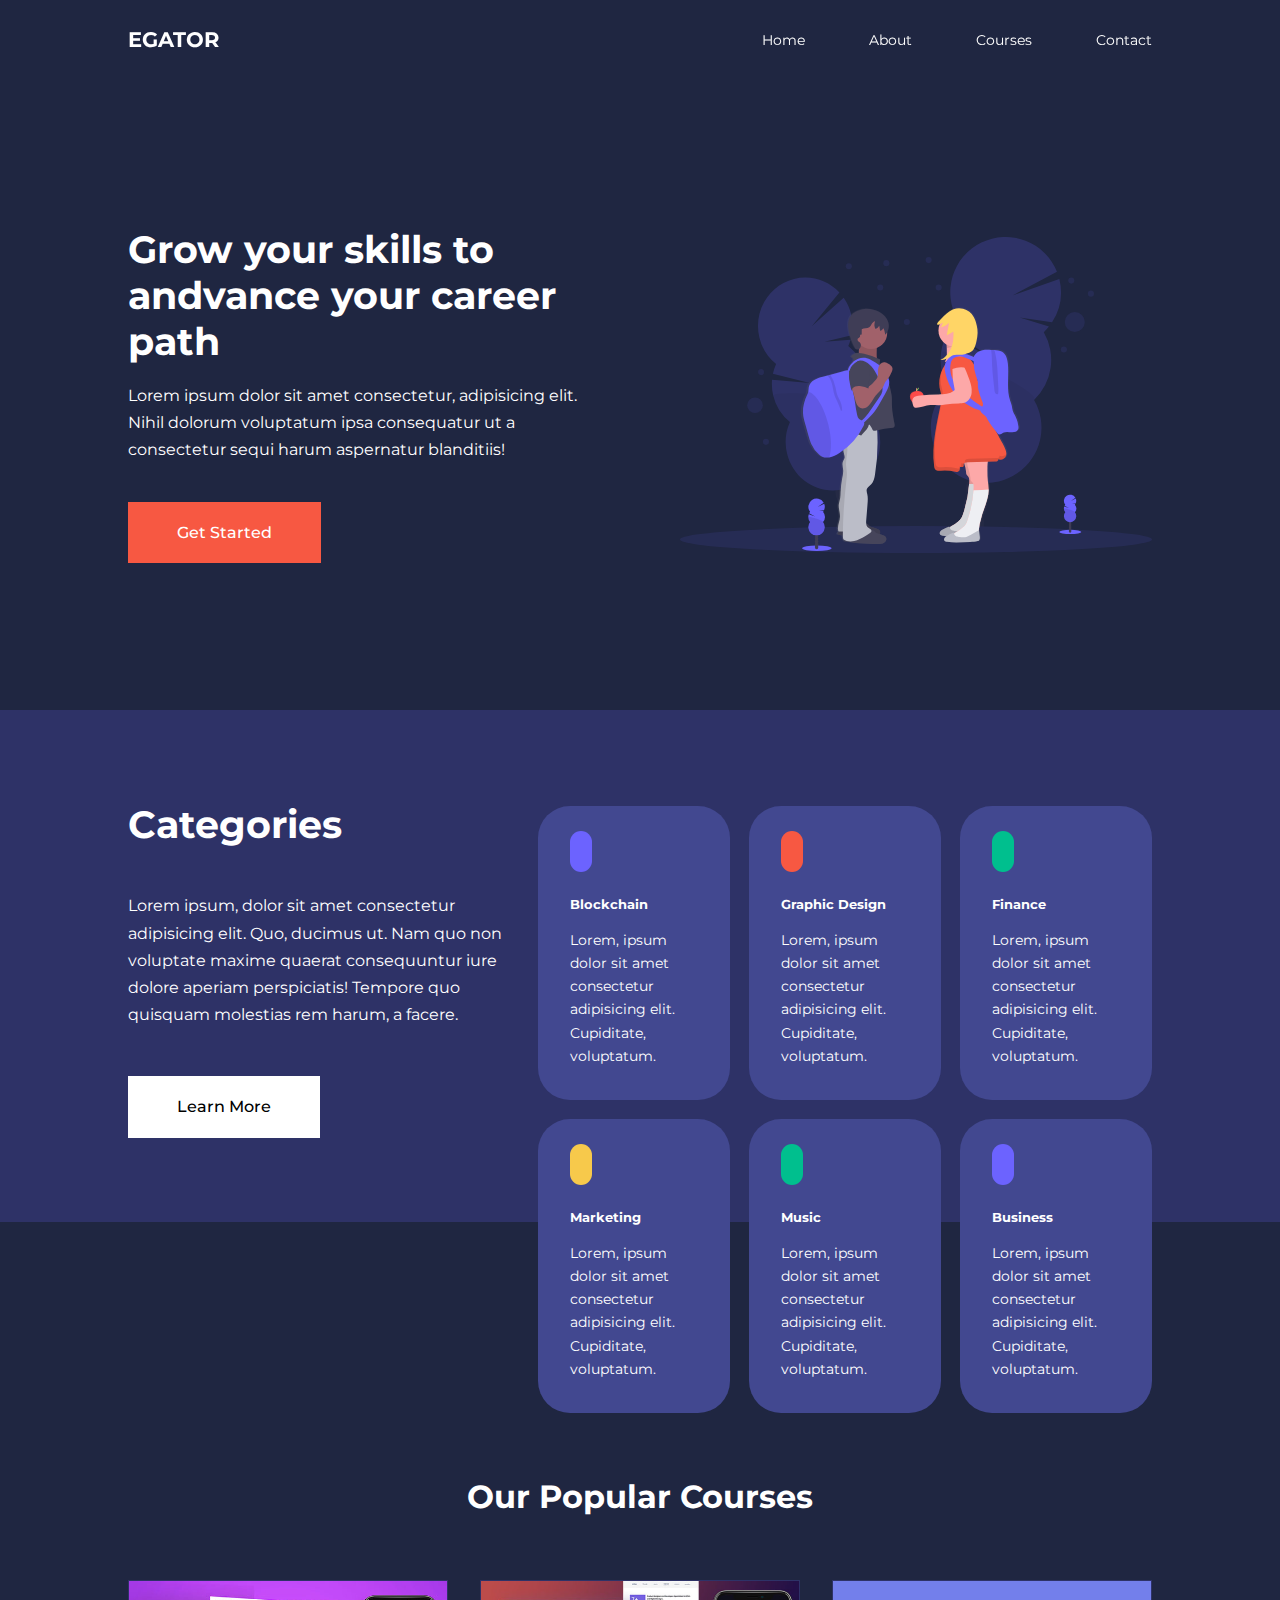
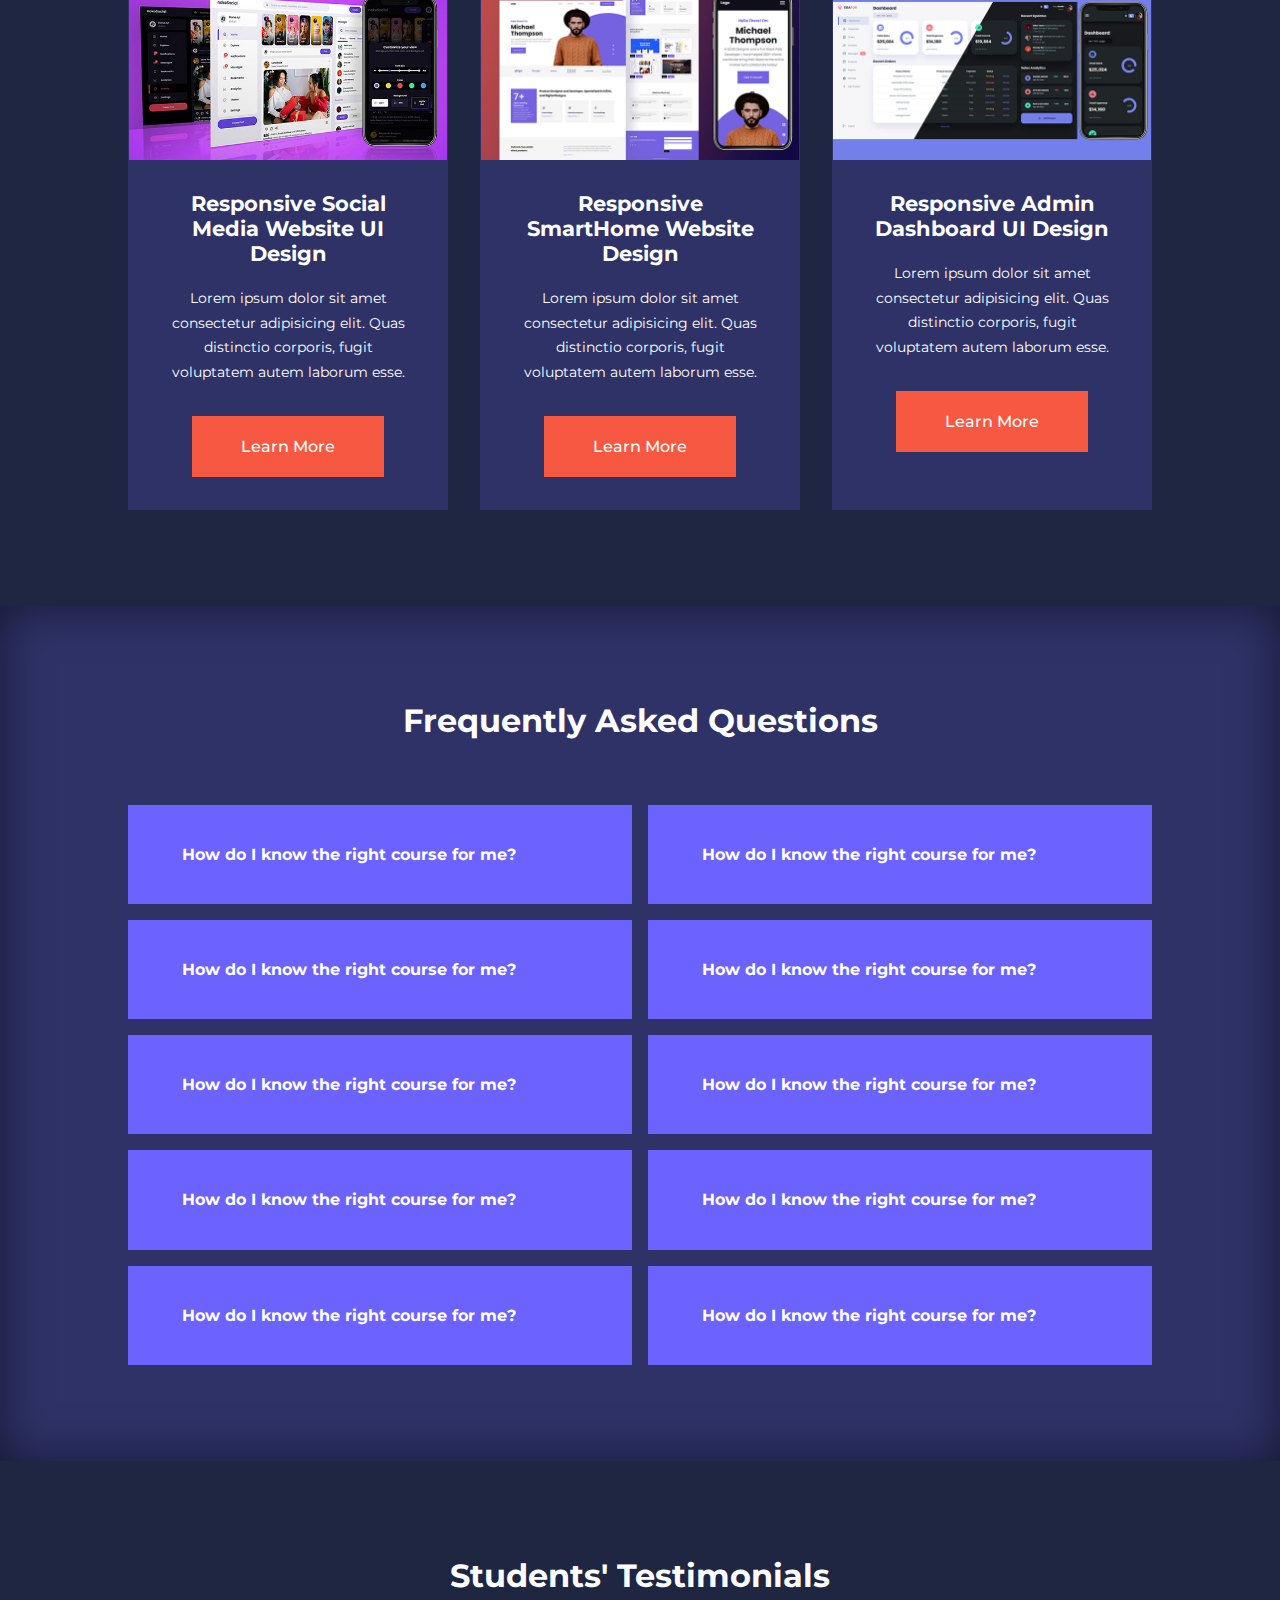
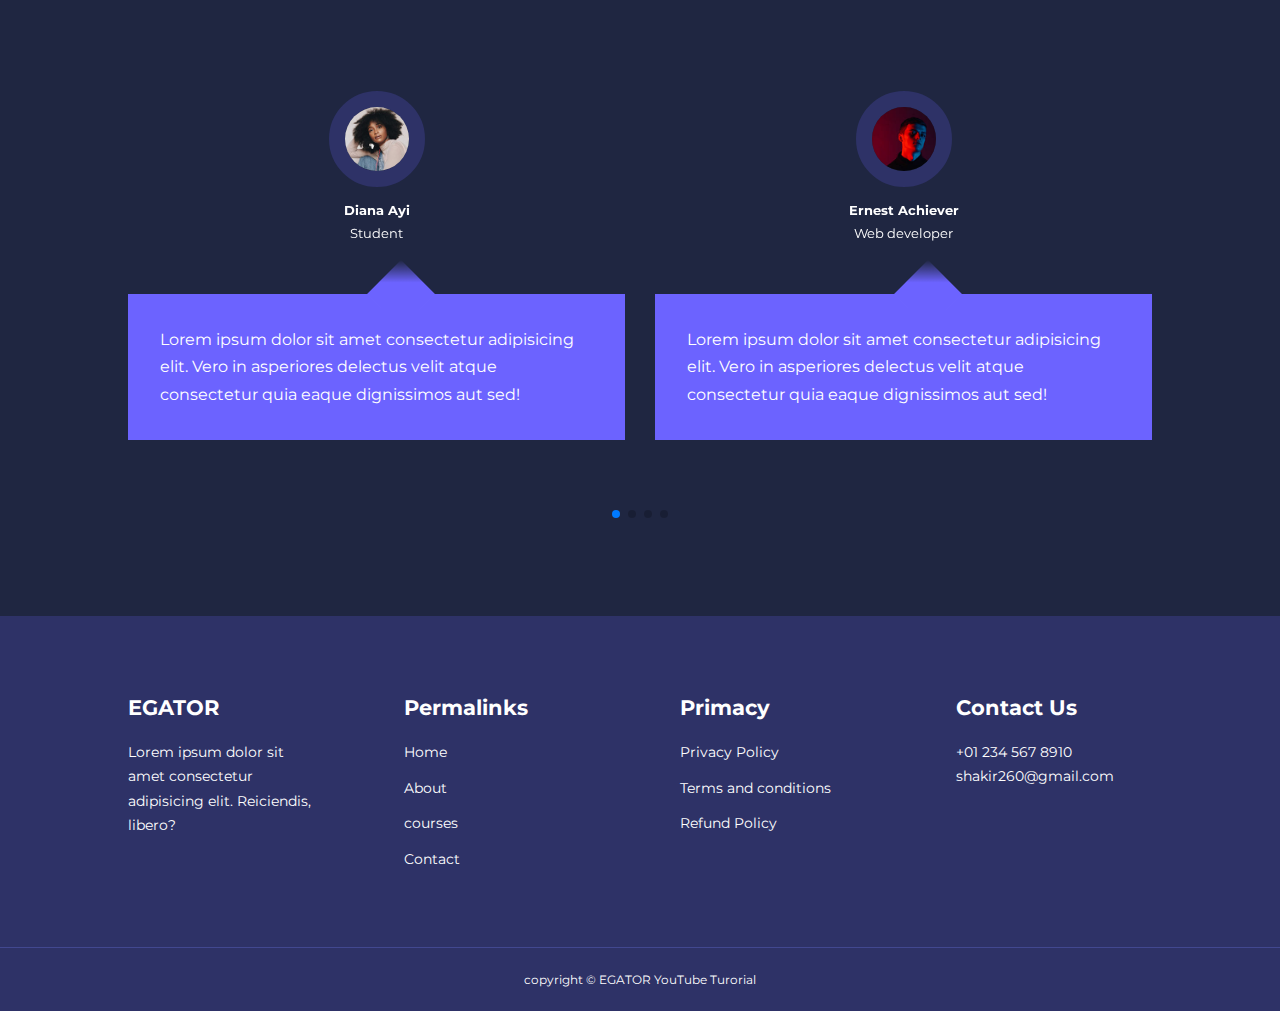
<file: index.html>
<!DOCTYPE html>
<html lang="en">
<head>
    <meta charset="UTF-8">
    <meta http-equiv="X-UA-Compatible" content="IE=edge">
    <meta name="viewport" content="width=device-width, initial-scale=1.0">
    <title>Responsive Multipage Education Website Using HTML,CSS & JavaScript</title>

     <!-- iconscout cdn -->
    <link rel="stylesheet" href="https://unicons.iconscout.com/release/v2.1.6/css/unicons.css">

    <!-- google font (montserrat) -->
    <link rel="preconnect" href="https://fonts.googleapis.com">
    <link rel="preconnect" href="https://fonts.gstatic.com" crossorigin>
    <link href="https://fonts.googleapis.com/css2?family=Montserrat:wght@300;400;500;600;700;800;900&display=swap"
        rel="stylesheet">

        <!-- ==swiper js -->

        <link 
        rel="stylesheet" 
        href="https://unpkg.com/swiper@8/swiper-bundle.min.css" />

    <link rel="stylesheet" href="./css/style.css">
</head>
<body>
    <nav>
        <div class="container nav_container">
            <a href="index.html"><h4>EGATOR</h4></a>
            <ul class="nav_menu">
                <li><a href="index.html">Home</a></li>
                <li><a href="about.html">About</a></li>
                <li><a href="courses.html">Courses</a></li>
                <li><a href="contact.html">Contact</a></li>

            </ul>
            <button id="open-menu-btn"><i class="uil uil-bars"></i></button>
            <button id="close-menu-btn"><i class="uil uil-multiply"></i></button>

        </div>
        </nav>

        <!-- ======end of navbar====== -->

        <header>
            <div class="container header__container">
                <div class="header__left">
                <h1>Grow your skills to andvance your career path</h1>
                <p>
                    Lorem ipsum dolor sit amet consectetur, adipisicing 
                    elit. Nihil dolorum voluptatum ipsa consequatur ut a 
                    consectetur sequi harum aspernatur blanditiis!
                </p>
                 <a href="courses.html" class="btn btn-primary">Get Started</a>

            </div>

            <div class="header__right">
                <div class="header_right-image">
                    <img src="./images/header.svg">
                </div>
            </div>
            </div>
        </header>
    <!-- ========end of header======= -->




    <section class="categories">
     <div class="container categories__container"   >
         <div class="categories__left">
             <h1>Categories</h1>
             <p>
                 Lorem ipsum, dolor sit amet consectetur adipisicing elit.
                  Quo, ducimus ut. Nam quo non voluptate maxime quaerat consequuntur 
                  iure dolore aperiam perspiciatis! Tempore quo quisquam molestias rem harum,
                   a facere.
             </p>
             <a href="#" class="btn">Learn More</a>

         </div>
         <div class="categories__right">
         <article class="category">
             <span class="category__icon"><i class="uil uil-bitcoin-circle"></i></span>
             <h5>Blockchain</h5>
             <p>Lorem, ipsum dolor sit amet consectetur adipisicing elit. Cupiditate, voluptatum.</p>
         </article>

        <article class="category">
            <span class="category__icon"><i class="uil uil-palette"></i></span>
            <h5>Graphic Design</h5>
            <p>Lorem, ipsum dolor sit amet consectetur adipisicing elit. Cupiditate, voluptatum.</p>
        </article>

        <article class="category">
            <span class="category__icon"><i class="uil uil-usd-circle"></i></span>
            <h5>Finance</h5>
            <p>Lorem, ipsum dolor sit amet consectetur adipisicing elit. Cupiditate, voluptatum.</p>
        </article>

        <article class="category">
            <span class="category__icon"><i class="uil uil-megaphone"></i></span>
            <h5>Marketing</h5>
            <p>Lorem, ipsum dolor sit amet consectetur adipisicing elit. Cupiditate, voluptatum.</p>
        </article>

        <article class="category">
            <span class="category__icon"><i class="uil uil-music"></i></span>
            <h5>Music</h5>
            <p>Lorem, ipsum dolor sit amet consectetur adipisicing elit. Cupiditate, voluptatum.</p>
        </article>

        <article class="category">
            <span class="category__icon"><i class="uil uil-puzzle-piece"></i></span>
            <h5>Business</h5>
            <p>Lorem, ipsum dolor sit amet consectetur adipisicing elit. Cupiditate, voluptatum.</p>
        </article>


     </div>
    </div>
    </section>
    <!-- ==========end of catrgories======= -->


    <section class="courses">
        <h2>Our Popular Courses</h2>
        <div class="container courses__container">
            <article class="course">
                <div class="course__image">
                    <img src="./images/course1.jpg">
                </div>
                <div class="course__info">
                    <h4>Responsive Social Media Website UI Design</h4>
                    <p>
                        Lorem ipsum dolor sit amet consectetur adipisicing elit.
                        Quas distinctio corporis, fugit voluptatem autem laborum esse.
                    </p>
                    <a href="courses.html" class="btn btn-primary">Learn More</a>
                </div>
            </article>

            <article class="course">
                <div class="course__image">
                    <img src="./images/course2.jpg">
                </div>
                <div class="course__info">
                    <h4>Responsive SmartHome Website Design</h4>
                    <p>
                        Lorem ipsum dolor sit amet consectetur adipisicing elit.
                        Quas distinctio corporis, fugit voluptatem autem laborum esse.
                    </p>
                    <a href="courses.html" class="btn btn-primary">Learn More</a>
                </div>
            </article>

            <article class="course">
                <div class="course__image">
                    <img src="./images/course3.jpg">
                </div>
               <div class="course__info">
                    <h4>Responsive Admin Dashboard UI Design</h4>
                    <p>
                        Lorem ipsum dolor sit amet consectetur adipisicing elit.
                        Quas distinctio corporis, fugit voluptatem autem laborum esse.
                    </p>
                    <a href="courses.html" class="btn btn-primary">Learn More</a>
               </div>
            </article>
        </div>
    </section>

    <!--============end of courses====== -->
    <section class="faqs">
        <h2>Frequently Asked Questions</h2>
        <div class="container faqs__container">
            <article class="faq">
                <div class="faq__icon"><i class="uil uil-plus"></i></div>
                <div class="question__answer">
                    <h4>How do I know the right course for me?</h4>
                    <p>
                        Lorem ipsum dolor sit, amet consectetur adipisicing elit.
                     Similique dicta iure vel ipsam. Nisi, ipsa! Voluptate omnis
                      tenetur quibusdam vitae sit voluptatem, accusamus consequuntur 
                      saepe suscipit reprehenderit, dolorem voluptatibus sunt!
                    </p>
                </div>
            </article>

            <article class="faq">
                <div class="faq__icon"><i class="uil uil-plus"></i></div>
                <div class="question__answer">
                    <h4>How do I know the right course for me?</h4>
                    <p>
                        Lorem ipsum dolor sit, amet consectetur adipisicing elit.
                        Similique dicta iure vel ipsam. Nisi, ipsa! Voluptate omnis
                        tenetur quibusdam vitae sit voluptatem, accusamus consequuntur
                        saepe suscipit reprehenderit, dolorem voluptatibus sunt!
                    </p>
                </div>
            </article>

            <article class="faq">
                <div class="faq__icon"><i class="uil uil-plus"></i></div>
                <div class="question__answer">
                    <h4>How do I know the right course for me?</h4>
                    <p>
                        Lorem ipsum dolor sit, amet consectetur adipisicing elit.
                        Similique dicta iure vel ipsam. Nisi, ipsa! Voluptate omnis
                        tenetur quibusdam vitae sit voluptatem, accusamus consequuntur
                        saepe suscipit reprehenderit, dolorem voluptatibus sunt!
                    </p>
                </div>
            </article>

            <article class="faq">
                <div class="faq__icon"><i class="uil uil-plus"></i></div>
                <div class="question__answer">
                    <h4>How do I know the right course for me?</h4>
                    <p>
                        Lorem ipsum dolor sit, amet consectetur adipisicing elit.
                        Similique dicta iure vel ipsam. Nisi, ipsa! Voluptate omnis
                        tenetur quibusdam vitae sit voluptatem, accusamus consequuntur
                        saepe suscipit reprehenderit, dolorem voluptatibus sunt!
                    </p>
                </div>
            </article>

            <article class="faq">
                <div class="faq__icon"><i class="uil uil-plus"></i></div>
                <div class="question__answer">
                    <h4>How do I know the right course for me?</h4>
                    <p>
                        Lorem ipsum dolor sit, amet consectetur adipisicing elit.
                        Similique dicta iure vel ipsam. Nisi, ipsa! Voluptate omnis
                        tenetur quibusdam vitae sit voluptatem, accusamus consequuntur
                        saepe suscipit reprehenderit, dolorem voluptatibus sunt!
                    </p>
                </div>
            </article>

            <article class="faq">
                <div class="faq__icon"><i class="uil uil-plus"></i></div>
                <div class="question__answer">
                    <h4>How do I know the right course for me?</h4>
                    <p>
                        Lorem ipsum dolor sit, amet consectetur adipisicing elit.
                        Similique dicta iure vel ipsam. Nisi, ipsa! Voluptate omnis
                        tenetur quibusdam vitae sit voluptatem, accusamus consequuntur
                        saepe suscipit reprehenderit, dolorem voluptatibus sunt!
                    </p>
                </div>
            </article>

            <article class="faq">
                <div class="faq__icon"><i class="uil uil-plus"></i></div>
                <div class="question__answer">
                    <h4>How do I know the right course for me?</h4>
                    <p>
                        Lorem ipsum dolor sit, amet consectetur adipisicing elit.
                        Similique dicta iure vel ipsam. Nisi, ipsa! Voluptate omnis
                        tenetur quibusdam vitae sit voluptatem, accusamus consequuntur
                        saepe suscipit reprehenderit, dolorem voluptatibus sunt!
                    </p>
                </div>
            </article>

            <article class="faq">
                <div class="faq__icon"><i class="uil uil-plus"></i></div>
                <div class="question__answer">
                    <h4>How do I know the right course for me?</h4>
                    <p>
                        Lorem ipsum dolor sit, amet consectetur adipisicing elit.
                        Similique dicta iure vel ipsam. Nisi, ipsa! Voluptate omnis
                        tenetur quibusdam vitae sit voluptatem, accusamus consequuntur
                        saepe suscipit reprehenderit, dolorem voluptatibus sunt!
                    </p>
                </div>
            </article>

            <article class="faq">
                <div class="faq__icon"><i class="uil uil-plus"></i></div>
                <div class="question__answer">
                    <h4>How do I know the right course for me?</h4>
                    <p>
                        Lorem ipsum dolor sit, amet consectetur adipisicing elit.
                        Similique dicta iure vel ipsam. Nisi, ipsa! Voluptate omnis
                        tenetur quibusdam vitae sit voluptatem, accusamus consequuntur
                        saepe suscipit reprehenderit, dolorem voluptatibus sunt!
                    </p>
                </div>
            </article>

            <article class="faq">
                <div class="faq__icon"><i class="uil uil-plus"></i></div>
                <div class="question__answer">
                    <h4>How do I know the right course for me?</h4>
                    <p>
                        Lorem ipsum dolor sit, amet consectetur adipisicing elit.
                        Similique dicta iure vel ipsam. Nisi, ipsa! Voluptate omnis
                        tenetur quibusdam vitae sit voluptatem, accusamus consequuntur
                        saepe suscipit reprehenderit, dolorem voluptatibus sunt!
                    </p>
                </div>
            </article>
        </div>
    </section>
    <!-- ==============end of faq============= -->

    
    <section class="container testimonials__container mySwiper">
        <h2>Students' Testimonials</h2>
        <div class="swiper-wrapper" > 
            <article class="testimonial swiper-slide">
                <div class="avater">
                    <img src="./images/avatar1.jpg">
                    </div>
                    <div class="testimonial__info">
                        <h5>Diana Ayi</h5>
                        <small>Student</small>
                    </div>
                    <div class="testimonial__body">
                        <p>Lorem ipsum dolor sit amet consectetur adipisicing elit. Vero in asperiores delectus velit atque 
                            consectetur quia eaque dignissimos aut sed!</p>
                    </div>
                
            </article>

            <article class="testimonial swiper-slide">
                <div class="avater">
                    <img src="./images/avatar2.jpg">
                </div>
                <div class="testimonial__info">
                    <h5>Ernest Achiever</h5>
                    <small>Web developer</small>
                </div>
                <div class="testimonial__body">
                    <p>Lorem ipsum dolor sit amet consectetur adipisicing elit. Vero in asperiores delectus velit atque
                        consectetur quia eaque dignissimos aut sed!</p>
                </div>
            
            </article>

            <article class="testimonial swiper-slide">
                <div class="avater">
                    <img src="./images/avatar3.jpg">
                </div>
                <div class="testimonial__info">
                    <h5>Edem Quist</h5>
                    <small>Student</small>
                </div>
                <div class="testimonial__body">
                    <p>Lorem ipsum dolor sit amet consectetur adipisicing elit. Vero in asperiores delectus velit atque
                        consectetur quia eaque dignissimos aut sed!</p>
                </div>
            
            </article>

            <article class="testimonial swiper-slide">
                <div class="avater">
                    <img src="./images/avatar4.jpg">
                </div>
                <div class="testimonial__info">
                    <h5>Hajia Bintu</h5>
                    <small>Student</small>
                </div>
                <div class="testimonial__body">
                    <p>Lorem ipsum dolor sit amet consectetur adipisicing elit. Vero in asperiores delectus velit atque
                        consectetur quia eaque dignissimos aut sed!</p>
                </div>
            </article>

            <article class="testimonial swiper-slide">
                <div class="avater">
                    <img src="./images/avatar5.jpg">
                </div>
                <div class="testimonial__info">
                    <h5>Jane Doe</h5>
                    <small>Student</small>
                </div>
                <div class="testimonial__body">
                    <p>Lorem ipsum dolor sit amet consectetur adipisicing elit. Vero in asperiores delectus velit atque
                        consectetur quia eaque dignissimos aut sed!</p>
                </div>
            
            </article>
        </div>
        <div class="swiper-pagination"></div>
    </section>
<!-- ==============end of testimonial============ -->


      <footer class="footer">
          <div class="container footer__container">
              <div class="footer__1">
                  <a href="index.html" class="footer__logo"><h4>EGATOR</h4></a>
                  <p>
                      Lorem ipsum dolor sit amet consectetur adipisicing elit. Reiciendis, libero?
                  </p>
                </div>
                <div class="footer__2">
                    <h4>Permalinks</h4>
                    <ul class="permalinks">
                        <li><a href="index.html">Home</a></li>
                        <li><a href="about.html">About</a></li>
                        <li><a href="courses.html">courses</a></li>
                        <li><a href="contact.html">Contact</a></li>
                    </ul>
         </div>
         <div class="footer__3">
             <h4>Primacy</h4>
             <ul class="primacy">
                 <li><a href="#">Privacy Policy</a></li>
                 <li><a href="#">Terms and conditions</a></li>
                 <li><a href="#">Refund Policy</a></li>
             </ul>
         </div>
         <div class="footer__4">
             <h4>Contact Us</h4>
             <div>
                 <p>+01 234 567 8910</p>
                 <p>shakir260@gmail.com</p>
             </div>
             <ul class="footer__socials">
                 <li>
                     <a href="#"><i class="uil uil-facebook-f"></i></a>
                 </li>
                 <li>
                     <a href="#"><i class="uil uil-instagram-alt"></i></a>
                 </li>
                 <li>
                     <a href="#"><i class="uil uil-twitter"></i></a>
                 </li>
                 <li>
                     <a href="#"><i class="uil uil-linkedin-alt"></i></a>
                 </li>
             </ul>

         </div>
         

         </div>
        <div class="footer__copyright">
            <small>copyright &copy; EGATOR YouTube Turorial</small>

          </div>
           
      </footer>

    <script src="https://unpkg.com/swiper@8/swiper-bundle.min.js"></script>
    <script src="main.js"></script>
    <script>
        var swiper = new Swiper(".mySwiper", {
            slidesPerView: 1,
            spaceBetween: 30,
            pagination: {
                el: ".swiper-pagination",
                clickable: true,
            },
            // when window width is >= 600px
            breakpoints: {
                600: {
                    slidesPerView: 2
                }
            }
        });
    </script>
</body>
</html>
</file>
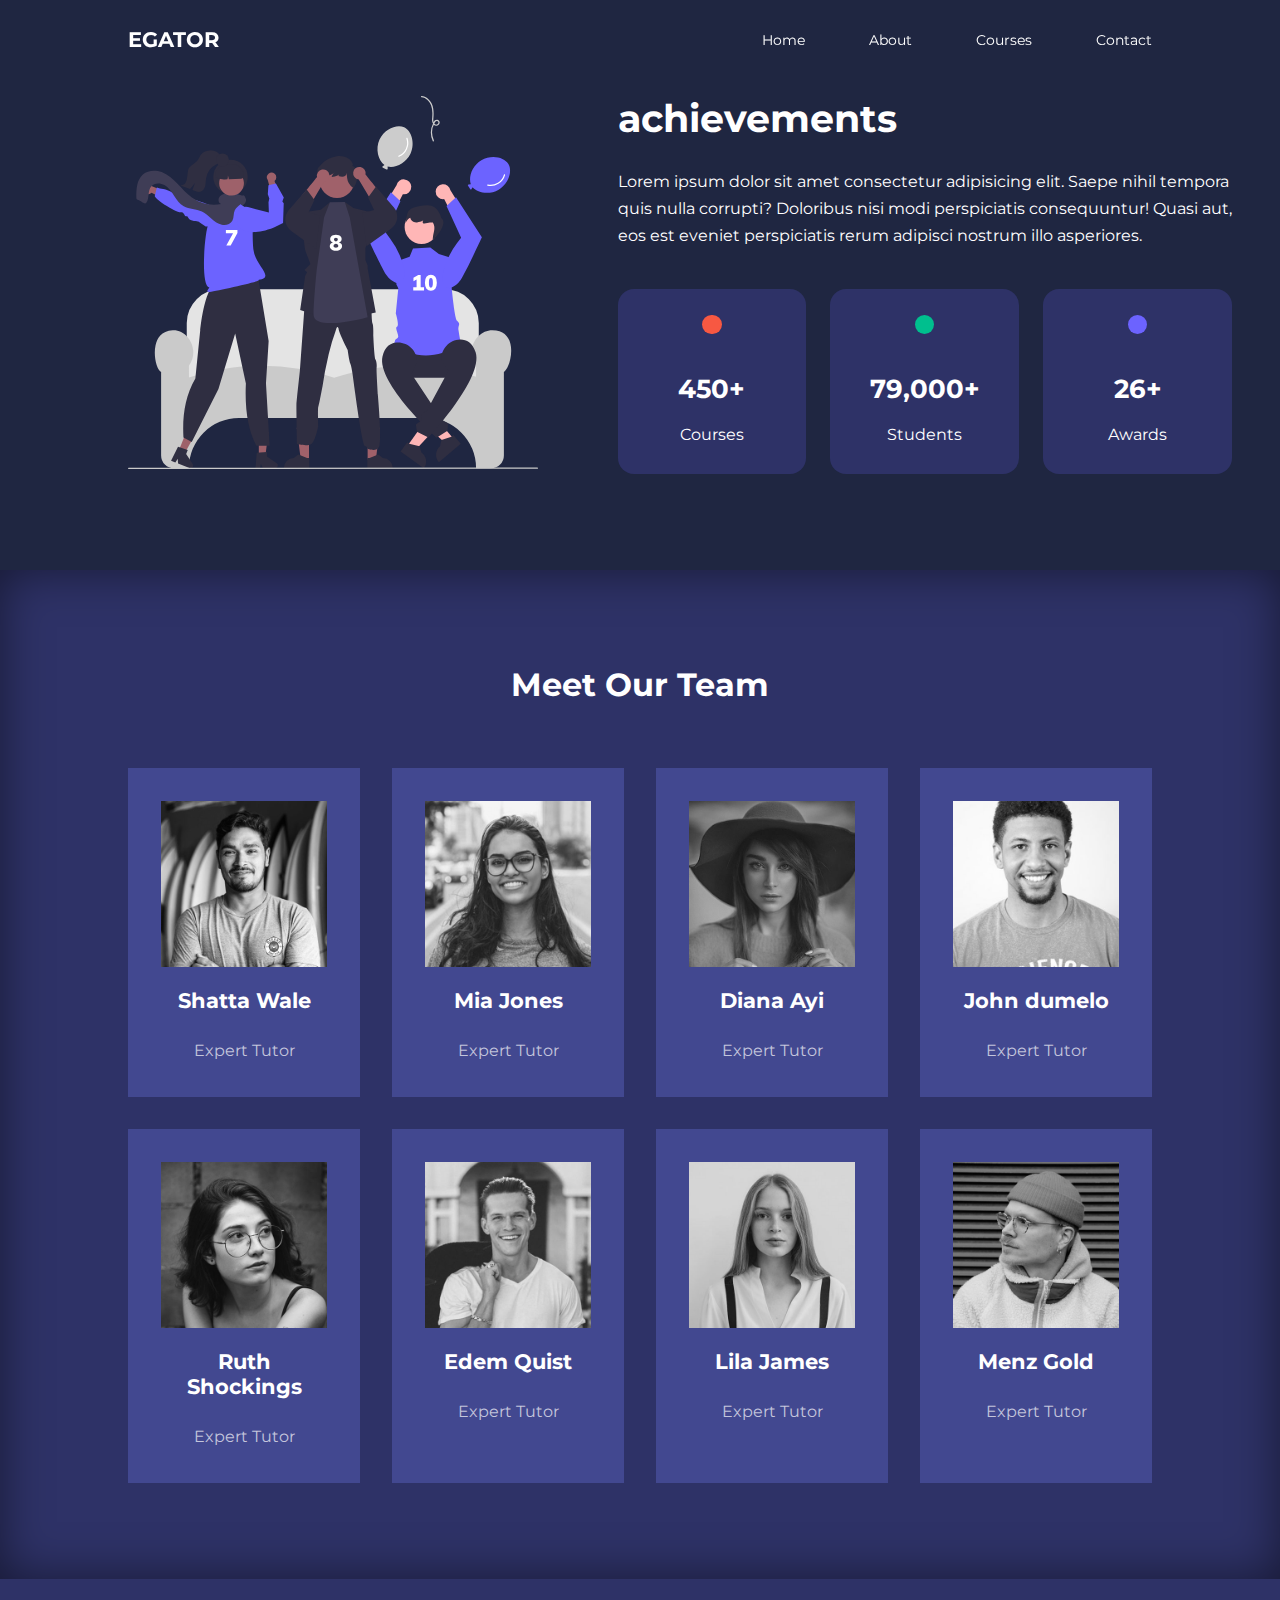
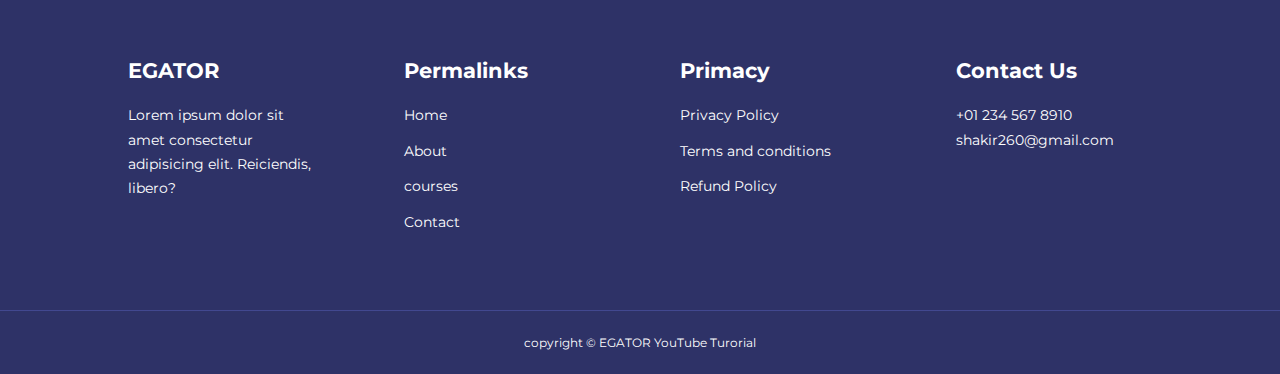
<file: about.html>
<!DOCTYPE html>
<html lang="en">

<head>
    <meta charset="UTF-8">
    <meta http-equiv="X-UA-Compatible" content="IE=edge">
    <meta name="viewport" content="width=device-width, initial-scale=1.0">
    <title>Responsive Multipage Education Website Using HTML,CSS & JavaScript</title>

    <!-- iconscout cdn -->
    <link rel="stylesheet" href="https://unicons.iconscout.com/release/v2.1.6/css/unicons.css">

    <!-- google font (montserrat) -->
    <link rel="preconnect" href="https://fonts.googleapis.com">
    <link rel="preconnect" href="https://fonts.gstatic.com" crossorigin>
    <link href="https://fonts.googleapis.com/css2?family=Montserrat:wght@300;400;500;600;700;800;900&display=swap"
        rel="stylesheet">

    

    <link rel="stylesheet" href="./css/style.css">
    <link rel="stylesheet" href="./css/about.css">
</head>

<body>
    <nav>
        <div class="container nav_container">
            <a href="index.html">
                <h4>EGATOR</h4>
            </a>
            <ul class="nav_menu">
                <li><a href="index.html">Home</a></li>
                <li><a href="about.html">About</a></li>
                <li><a href="courses.html">Courses</a></li>
                <li><a href="contact.html">Contact</a></li>

            </ul>
            <button id="open-menu-btn"><i class="uil uil-bars"></i></button>
            <button id="close-menu-btn"><i class="uil uil-multiply"></i></button>

        </div>
    </nav>

    <!-- ======end of navbar====== -->

    <section class="about_achievements-right">
        <div class="container about_achievements-container">
            <div class="about_achievements-left">
            <img src="./images/about achievements.svg">
        </div>
        <div class="about_achievements-right">
            <h1>achievements</h1>
            <p>
                Lorem ipsum dolor sit amet consectetur adipisicing elit. 
                Saepe nihil tempora quis nulla corrupti? Doloribus nisi modi 
                perspiciatis consequuntur! Quasi aut, eos est eveniet perspiciatis 
                rerum adipisci nostrum illo asperiores.
            </p>
            <div class="achievements_cards">
                <article class="achievement_card">
                    <span class="achievement_icon">
                        <i class="uil uil-video"></i>
                    </span>
                      <h3>450+</h3>
                      <p>Courses</p>
                </article>

                <article class="achievement_card">
                    <span class="achievement_icon">
                        <i class="uil uil-users-alt"></i>                    </span>
                      <h3>79,000+</h3>
                      <p>Students</p>
                </article>

                <article class="achievement_card">
                    <span class="achievement_icon">
                        <i class="uil uil-trophy"></i>
                    </span>
                      <h3>26+</h3>
                      <p>Awards</p>
                </article>
            </div>
            </div>
        </div>

    </section>
     <!-- ==========end of achievements========= -->

     <section class="team">
         <h2>Meet Our Team</h2>
         <div class="container team_container">
             <article class="team_member">
                 <div class="team_member-image">
                     <img src="./images/tm1.jpg">
                 </div>
                 <div class="team_member-info">
                     <h4>Shatta Wale</h4>
                     <p>Expert Tutor</p>
                 </div>
                 <div class="team_member-socials">
                     <a href="https://instagram.com" target="_blank"><i class="uil uil-instagram"></i></a>
                     <a href="https://twitter.com" target="_blank"><i class="uil uil-twitter-alt"></i></a>
                     <a href="https://linkedin.com" target="_blank"><i class="uil uil-linkedin-alt"></i></a>
                 </div>
             </article>

             <article class="team_member">
                 <div class="team_member-image">
                     <img src="./images/tm2.jpg">
                 </div>
                 <div class="team_member-info">
                     <h4>Mia Jones</h4>
                     <p>Expert Tutor</p>
                 </div>
                 <div class="team_member-socials">
                     <a href="https://instagram.com" target="_blank"><i class="uil uil-instagram"></i></a>
                     <a href="https://twitter.com" target="_blank"><i class="uil uil-twitter-alt"></i></a>
                     <a href="https://linkedin.com" target="_blank"><i class="uil uil-linkedin-alt"></i></a>
                 </div>
             </article>

             <article class="team_member">
                 <div class="team_member-image">
                     <img src="./images/tm3.jpg">
                 </div>
                 <div class="team_member-info">
                     <h4>Diana Ayi</h4>
                     <p>Expert Tutor</p>
                 </div>
                 <div class="team_member-socials">
                     <a href="https://instagram.com" target="_blank"><i class="uil uil-instagram"></i></a>
                     <a href="https://twitter.com" target="_blank"><i class="uil uil-twitter-alt"></i></a>
                     <a href="https://linkedin.com" target="_blank"><i class="uil uil-linkedin-alt"></i></a>
                 </div>
             </article>

             <article class="team_member">
                 <div class="team_member-image">
                     <img src="./images/tm4.jpg">
                 </div>
                 <div class="team_member-info">
                     <h4>John dumelo</h4>
                     <p>Expert Tutor</p>
                 </div>
                 <div class="team_member-socials">
                     <a href="https://instagram.com" target="_blank"><i class="uil uil-instagram"></i></a>
                     <a href="https://twitter.com" target="_blank"><i class="uil uil-twitter-alt"></i></a>
                     <a href="https://linkedin.com" target="_blank"><i class="uil uil-linkedin-alt"></i></a>
                 </div>
             </article>

             <article class="team_member">
                 <div class="team_member-image">
                     <img src="./images/tm5.jpg">
                 </div>
                 <div class="team_member-info">
                     <h4>Ruth Shockings</h4>
                     <p>Expert Tutor</p>
                 </div>
                 <div class="team_member-socials">
                     <a href="https://instagram.com" target="_blank"><i class="uil uil-instagram"></i></a>
                     <a href="https://twitter.com" target="_blank"><i class="uil uil-twitter-alt"></i></a>
                     <a href="https://linkedin.com" target="_blank"><i class="uil uil-linkedin-alt"></i></a>
                 </div>
             </article>

             <article class="team_member">
                 <div class="team_member-image">
                     <img src="./images/tm6.jpg">
                 </div>
                 <div class="team_member-info">
                     <h4>Edem Quist</h4>
                     <p>Expert Tutor</p>
                 </div>
                 <div class="team_member-socials">
                     <a href="https://instagram.com" target="_blank"><i class="uil uil-instagram"></i></a>
                     <a href="https://twitter.com" target="_blank"><i class="uil uil-twitter-alt"></i></a>
                     <a href="https://linkedin.com" target="_blank"><i class="uil uil-linkedin-alt"></i></a>
                 </div>
             </article>

             <article class="team_member">
                 <div class="team_member-image">
                     <img src="./images/tm7.jpg">
                 </div>
                 <div class="team_member-info">
                     <h4>Lila James</h4>
                     <p>Expert Tutor</p>
                 </div>
                 <div class="team_member-socials">
                     <a href="https://instagram.com" target="_blank"><i class="uil uil-instagram"></i></a>
                     <a href="https://twitter.com" target="_blank"><i class="uil uil-twitter-alt"></i></a>
                     <a href="https://linkedin.com" target="_blank"><i class="uil uil-linkedin-alt"></i></a>
                 </div>
             </article>

             <article class="team_member">
                 <div class="team_member-image">
                     <img src="./images/tm8.jpg">
                 </div>
                 <div class="team_member-info">
                     <h4>Menz Gold</h4>
                     <p>Expert Tutor</p>
                 </div>
                 <div class="team_member-socials">
                     <a href="https://instagram.com" target="_blank"><i class="uil uil-instagram"></i></a>
                     <a href="https://twitter.com" target="_blank"><i class="uil uil-twitter-alt"></i></a>
                     <a href="https://linkedin.com" target="_blank"><i class="uil uil-linkedin-alt"></i></a>
                 </div>
             </article>
         </div>
     </section>
    <!-- ===========end of team======== -->



    <footer class="footer">
        <div class="container footer__container">
            <div class="footer__1">
                <a href="index.html" class="footer__logo">
                    <h4>EGATOR</h4>
                </a>
                <p>
                    Lorem ipsum dolor sit amet consectetur adipisicing elit. Reiciendis, libero?
                </p>
            </div>
            <div class="footer__2">
                <h4>Permalinks</h4>
                <ul class="permalinks">
                    <li><a href="index.html">Home</a></li>
                    <li><a href="about.html">About</a></li>
                    <li><a href="courses.html">courses</a></li>
                    <li><a href="contact.html">Contact</a></li>
                </ul>
            </div>
            <div class="footer__3">
                <h4>Primacy</h4>
                <ul class="primacy">
                    <li><a href="#">Privacy Policy</a></li>
                    <li><a href="#">Terms and conditions</a></li>
                    <li><a href="#">Refund Policy</a></li>
                </ul>
            </div>
            <div class="footer__4">
                <h4>Contact Us</h4>
                <div>
                    <p>+01 234 567 8910</p>
                    <p>shakir260@gmail.com</p>
                </div>
                <ul class="footer__socials">
                    <li>
                        <a href="#"><i class="uil uil-facebook-f"></i></a>
                    </li>
                    <li>
                        <a href="#"><i class="uil uil-instagram-alt"></i></a>
                    </li>
                    <li>
                        <a href="#"><i class="uil uil-twitter"></i></a>
                    </li>
                    <li>
                        <a href="#"><i class="uil uil-linkedin-alt"></i></a>
                    </li>
                </ul>
    
            </div>
    
    
        </div>
        <div class="footer__copyright">
            <small>copyright &copy; EGATOR YouTube Turorial</small>
    
        </div>
    
    </footer>
    
    <script src="main.js"></script>
    
    </body>
    
    </html>
</file>
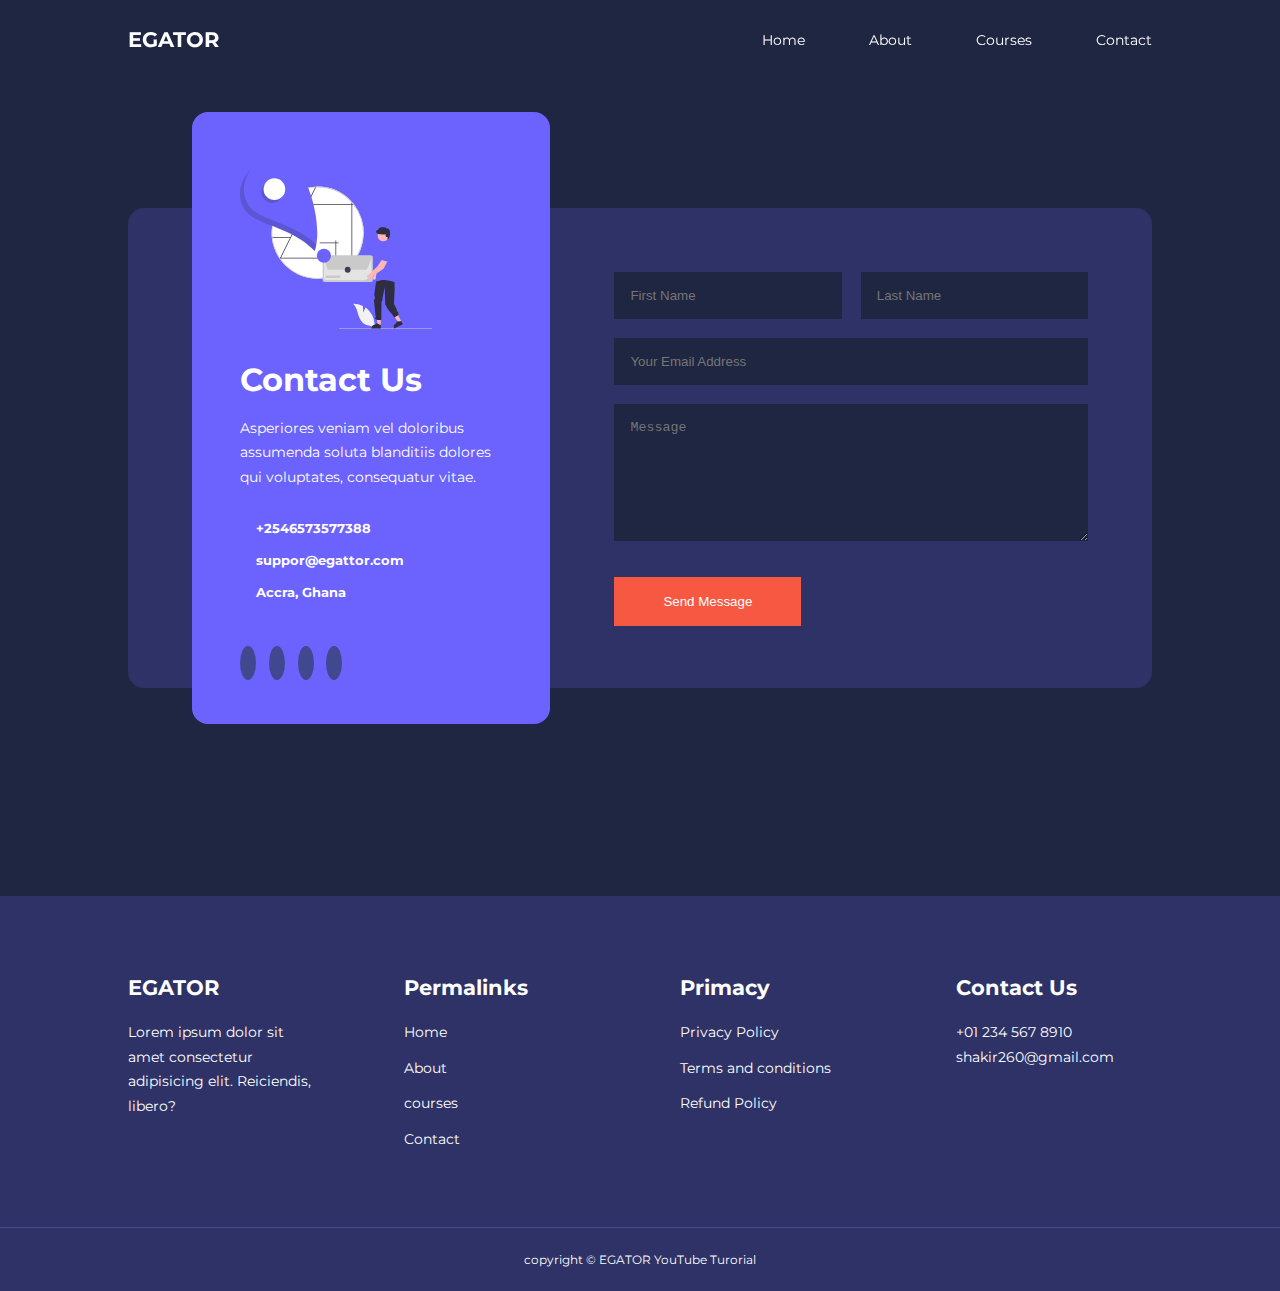
<file: contact.html>
<!DOCTYPE html>
<html lang="en">

<head>
    <meta charset="UTF-8">
    <meta http-equiv="X-UA-Compatible" content="IE=edge">
    <meta name="viewport" content="width=device-width, initial-scale=1.0">
    <title>Responsive Multipage Education Website Using HTML,CSS & JavaScript</title>

    <!-- iconscout cdn -->
    <link rel="stylesheet" href="https://unicons.iconscout.com/release/v2.1.6/css/unicons.css">

    <!-- google font (montserrat) -->
    <link rel="preconnect" href="https://fonts.googleapis.com">
    <link rel="preconnect" href="https://fonts.gstatic.com" crossorigin>
    <link href="https://fonts.googleapis.com/css2?family=Montserrat:wght@300;400;500;600;700;800;900&display=swap"
        rel="stylesheet">

    
    
    <link rel="stylesheet" href="./css/style.css">
    <link rel="stylesheet" href="./css/contact.css">
</head>

<body>
    <nav>
        <div class="container nav_container">
            <a href="index.html">
                <h4>EGATOR</h4>
            </a>
            <ul class="nav_menu">
                <li><a href="index.html">Home</a></li>
                <li><a href="about.html">About</a></li>
                <li><a href="courses.html">Courses</a></li>
                <li><a href="contact.html">Contact</a></li>

            </ul>
            <button id="open-menu-btn"><i class="uil uil-bars"></i></button>
            <button id="close-menu-btn"><i class="uil uil-multiply"></i></button>

        </div>
    </nav>

    <!-- ======end of navbar====== -->

     <section class="contact">
         <div class="container contact_container">
             <aside class="contact_aside">
                 <div class="aside_image">
                     <img src="./images/contact.svg">
                 </div>
                 <h2>Contact Us</h2>
                 <p>
                     Asperiores veniam vel doloribus assumenda soluta
                     blanditiis dolores qui voluptates, consequatur vitae.
                 </p>
                 <ul class="contact_details">
                     <li>
                        <i class="uil uil-phone"></i>
                        <h5>+2546573577388</h5>
                     </li>
                     <li>
                        <i class="uil uil-envelope"></i>
                         <h5>suppor@egattor.com</h5>
                     </li>
                     <li>
                        <i class="uil uil-location-point"></i>
                         <h5>Accra, Ghana</h5>
                     </li>
                 </ul>
                 <ul class="contact_socials">
                    <li>
                        <a href="https://facebook.com"><i class="uil uil-facebook-f"></i></a>
                    </li>
                    <li>
                        <a href="https://instagram.com"><i class="uil uil-instagram-alt"></i></a>
                    </li>
                    <li>
                        <a href="https://twitter.com"><i class="uil uil-twitter"></i></a>
                    </li>
                    <li>
                        <a href="https://linkedin.com"><i class="uil uil-linkedin-alt"></i></a>
                    </li>
                 </ul>
             </aside>

             <form class="contact_form">
                 <div class="form_name">
                     <input type="text" name="first Name" placeholder="First Name" required>
                     <input type="text" name="Last Name" placeholder="Last Name" required>
                 </div>
                 <input type="email" name="Email Address" placeholder="Your Email Address" required>
                 <textarea name="Message" rows="7" placeholder="Message" required></textarea>
                 <button type="submit" class="btn btn-primary">Send Message</button>
             </form>


         </div>
     </section>


      






    <footer class="footer">
        <div class="container footer__container">
            <div class="footer__1">
                <a href="index.html" class="footer__logo">
                    <h4>EGATOR</h4>
                </a>
                <p>
                    Lorem ipsum dolor sit amet consectetur adipisicing elit. Reiciendis, libero?
                </p>
            </div>
            <div class="footer__2">
                <h4>Permalinks</h4>
                <ul class="permalinks">
                    <li><a href="index.html">Home</a></li>
                    <li><a href="about.html">About</a></li>
                    <li><a href="courses.html">courses</a></li>
                    <li><a href="contact.html">Contact</a></li>
                </ul>
            </div>
            <div class="footer__3">
                <h4>Primacy</h4>
                <ul class="primacy">
                    <li><a href="#">Privacy Policy</a></li>
                    <li><a href="#">Terms and conditions</a></li>
                    <li><a href="#">Refund Policy</a></li>
                </ul>
            </div>
            <div class="footer__4">
                <h4>Contact Us</h4>
                <div>
                    <p>+01 234 567 8910</p>
                    <p>shakir260@gmail.com</p>
                </div>
                <ul class="footer__socials">
                    <li>
                        <a href="#"><i class="uil uil-facebook-f"></i></a>
                    </li>
                    <li>
                        <a href="#"><i class="uil uil-instagram-alt"></i></a>
                    </li>
                    <li>
                        <a href="#"><i class="uil uil-twitter"></i></a>
                    </li>
                    <li>
                        <a href="#"><i class="uil uil-linkedin-alt"></i></a>
                    </li>
                </ul>
    
            </div>
    
    
        </div>
        <div class="footer__copyright">
            <small>copyright &copy; EGATOR YouTube Turorial</small>
    
        </div>
    
    </footer>
    
    <script src="https://unpkg.com/swiper@8/swiper-bundle.min.js"></script>
    <script src="main.js"></script>
    <script>
        var swiper = new Swiper(".mySwiper", {
            slidesPerView: 1,
            spaceBetween: 30,
            pagination: {
                el: ".swiper-pagination",
                clickable: true,
            },
            // when window width is >= 600px
            breakpoints: {
                600: {
                    slidesPerView: 2
                }
            }
        });
    </script>
    </body>
    
    </html>
</file>
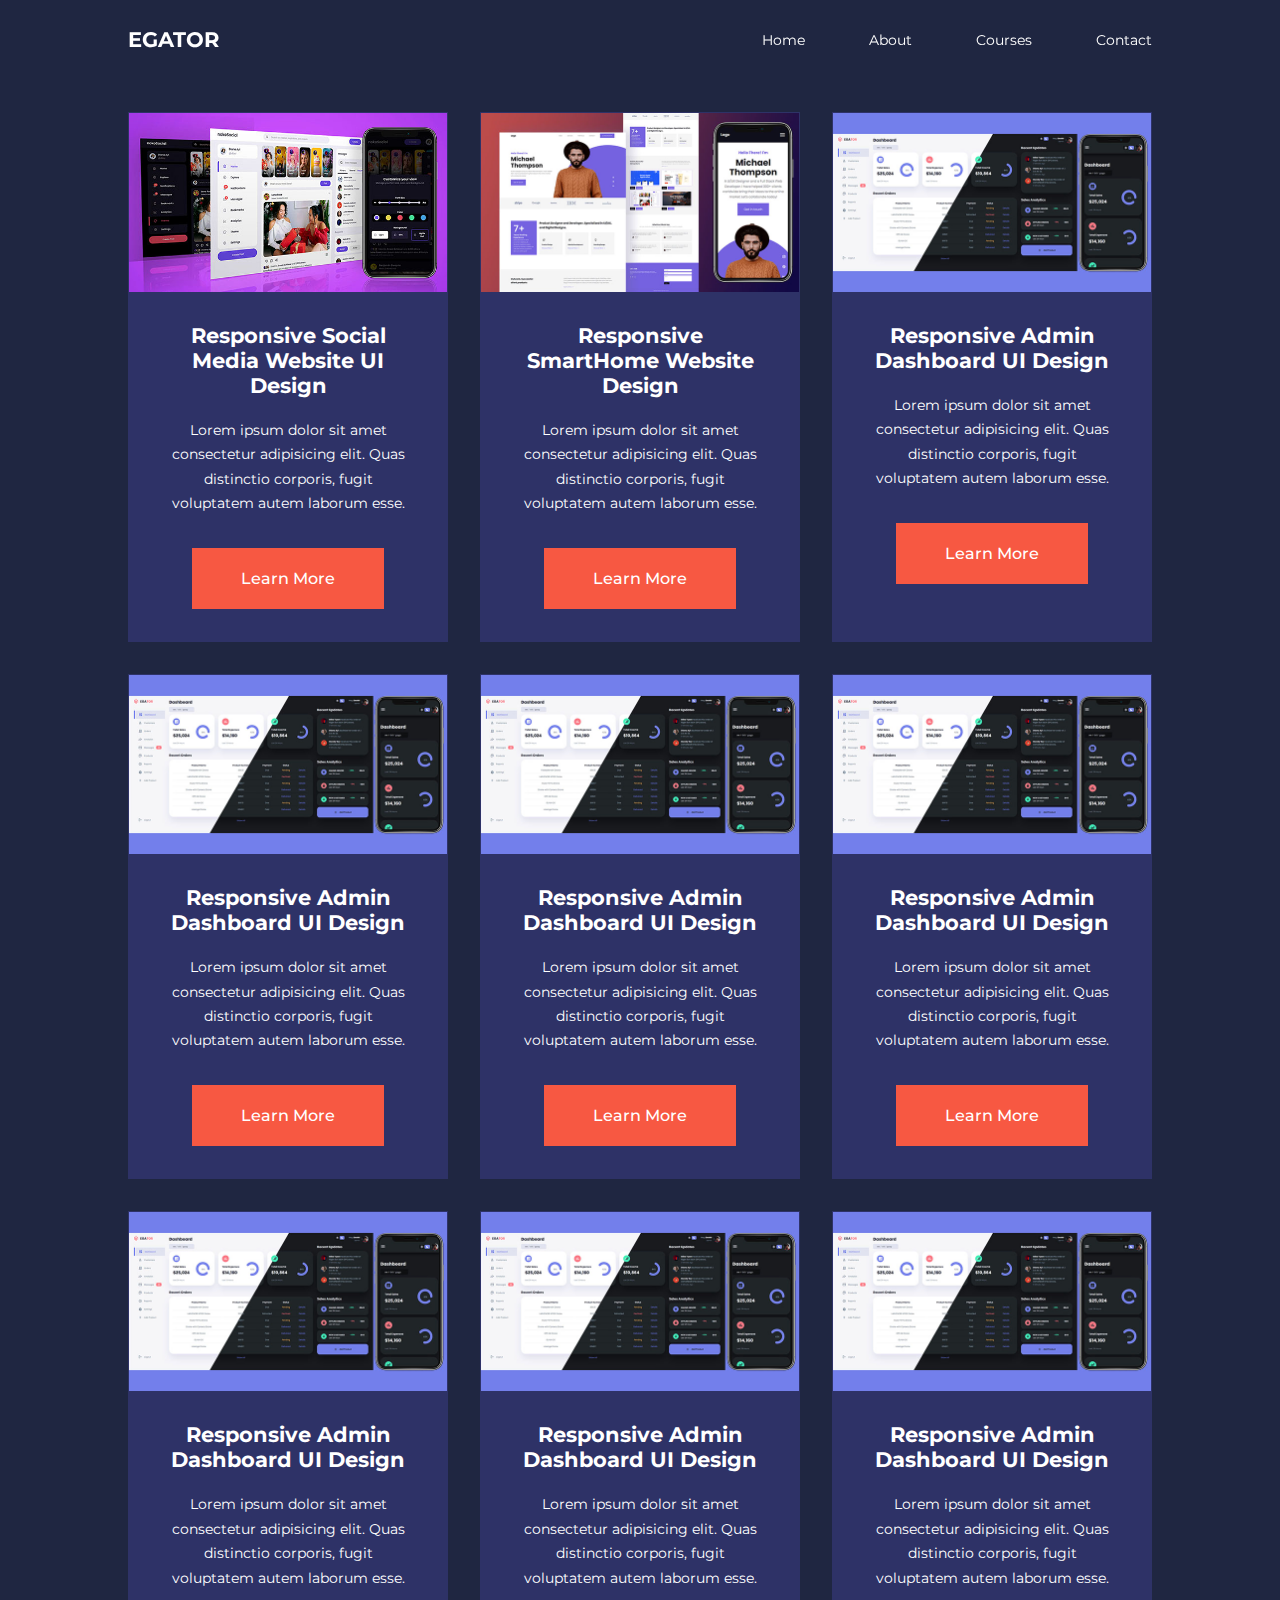
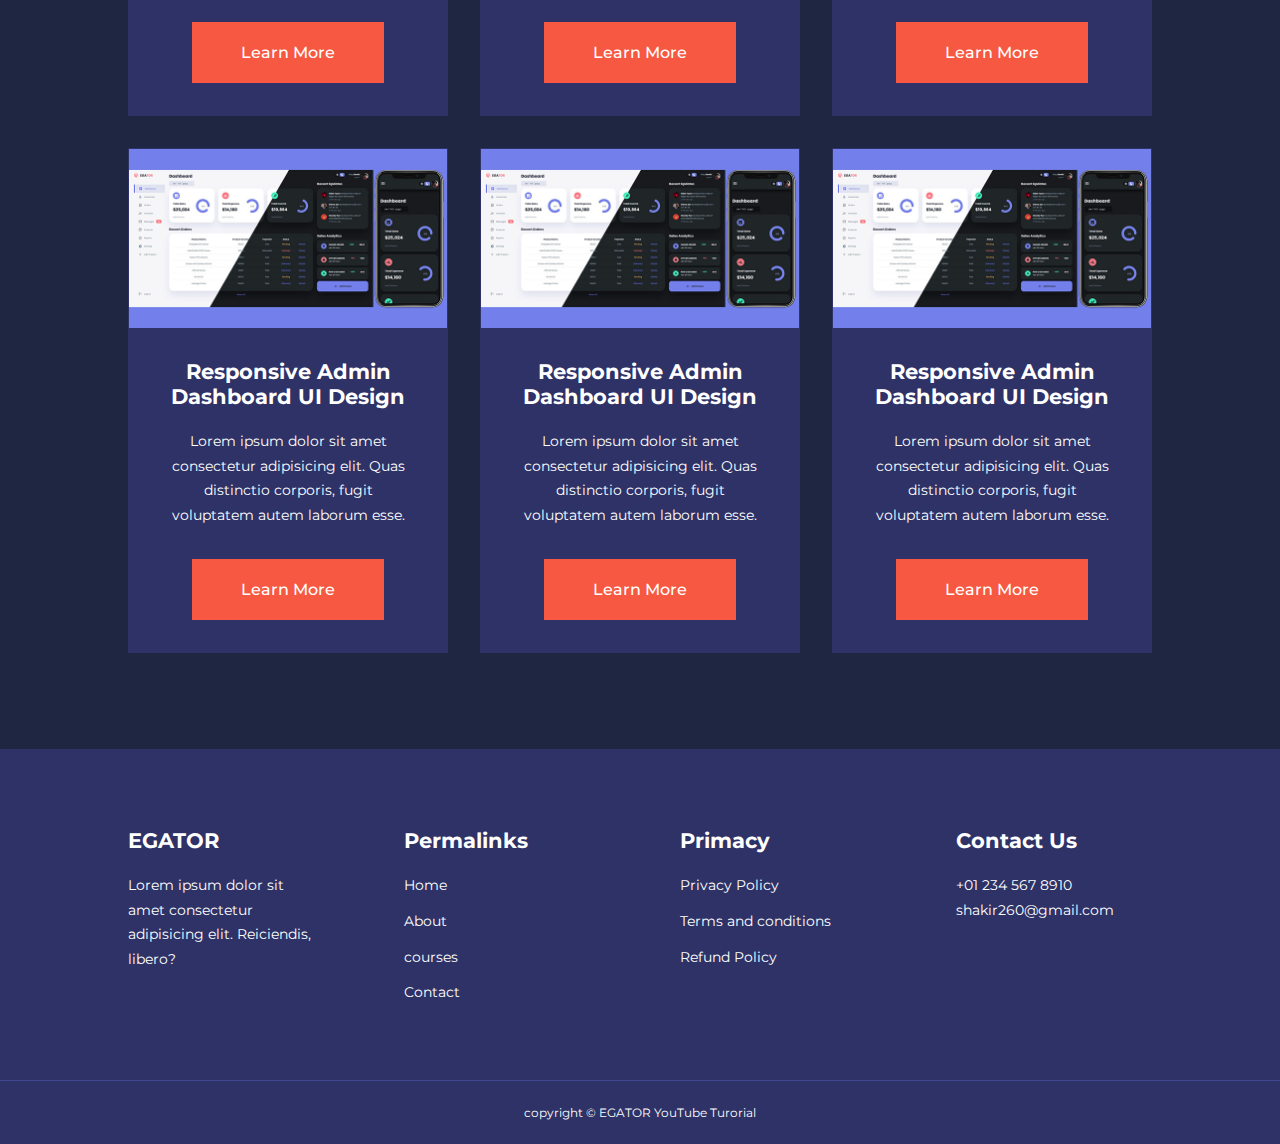
<file: courses.html>
<!DOCTYPE html>
<html lang="en">

<head>
    <meta charset="UTF-8">
    <meta http-equiv="X-UA-Compatible" content="IE=edge">
    <meta name="viewport" content="width=device-width, initial-scale=1.0">
    <title>Responsive Multipage Education Website Using HTML,CSS & JavaScript</title>

    <!-- iconscout cdn -->
    <link rel="stylesheet" href="https://unicons.iconscout.com/release/v2.1.6/css/unicons.css">

    <!-- google font (montserrat) -->
    <link rel="preconnect" href="https://fonts.googleapis.com">
    <link rel="preconnect" href="https://fonts.gstatic.com" crossorigin>
    <link href="https://fonts.googleapis.com/css2?family=Montserrat:wght@300;400;500;600;700;800;900&display=swap"
        rel="stylesheet">



    <link rel="stylesheet" href="./css/style.css">
    <style>
        .courses {
            margin-top: 1rem;
        }
    </style>
</head>

<body>
    <nav>
        <div class="container nav_container">
            <a href="index.html">
                <h4>EGATOR</h4>
            </a>
            <ul class="nav_menu">
                <li><a href="index.html">Home</a></li>
                <li><a href="about.html">About</a></li>
                <li><a href="courses.html">Courses</a></li>
                <li><a href="contact.html">Contact</a></li>

            </ul>
            <button id="open-menu-btn"><i class="uil uil-bars"></i></button>
            <button id="close-menu-btn"><i class="uil uil-multiply"></i></button>

        </div>
    </nav>

    <!-- ======end of navbar====== -->



    <section class="courses">
        <div class="container courses__container">
            <article class="course">
                <div class="course__image">
                    <img src="./images/course1.jpg">
                </div>
                <div class="course__info">
                    <h4>Responsive Social Media Website UI Design</h4>
                    <p>
                        Lorem ipsum dolor sit amet consectetur adipisicing elit.
                        Quas distinctio corporis, fugit voluptatem autem laborum esse.
                    </p>
                    <a href="courses.html" class="btn btn-primary">Learn More</a>
                </div>
            </article>
    
            <article class="course">
                <div class="course__image">
                    <img src="./images/course2.jpg">
                </div>
                <div class="course__info">
                    <h4>Responsive SmartHome Website Design</h4>
                    <p>
                        Lorem ipsum dolor sit amet consectetur adipisicing elit.
                        Quas distinctio corporis, fugit voluptatem autem laborum esse.
                    </p>
                    <a href="courses.html" class="btn btn-primary">Learn More</a>
                </div>
            </article>
    
            <article class="course">
                <div class="course__image">
                    <img src="./images/course3.jpg">
                </div>
                <div class="course__info">
                    <h4>Responsive Admin Dashboard UI Design</h4>
                    <p>
                        Lorem ipsum dolor sit amet consectetur adipisicing elit.
                        Quas distinctio corporis, fugit voluptatem autem laborum esse.
                    </p>
                    <a href="courses.html" class="btn btn-primary">Learn More</a>
                </div>
            </article>
            <article class="course">
                <div class="course__image">
                    <img src="./images/course3.jpg">
                </div>
                <div class="course__info">
                    <h4>Responsive Admin Dashboard UI Design</h4>
                    <p>
                        Lorem ipsum dolor sit amet consectetur adipisicing elit.
                        Quas distinctio corporis, fugit voluptatem autem laborum esse.
                    </p>
                    <a href="courses.html" class="btn btn-primary">Learn More</a>
                </div>
            </article>
            <article class="course">
                <div class="course__image">
                    <img src="./images/course3.jpg">
                </div>
                <div class="course__info">
                    <h4>Responsive Admin Dashboard UI Design</h4>
                    <p>
                        Lorem ipsum dolor sit amet consectetur adipisicing elit.
                        Quas distinctio corporis, fugit voluptatem autem laborum esse.
                    </p>
                    <a href="courses.html" class="btn btn-primary">Learn More</a>
                </div>
            </article>
            <article class="course">
                <div class="course__image">
                    <img src="./images/course3.jpg">
                </div>
                <div class="course__info">
                    <h4>Responsive Admin Dashboard UI Design</h4>
                    <p>
                        Lorem ipsum dolor sit amet consectetur adipisicing elit.
                        Quas distinctio corporis, fugit voluptatem autem laborum esse.
                    </p>
                    <a href="courses.html" class="btn btn-primary">Learn More</a>
                </div>
            </article>
            <article class="course">
                <div class="course__image">
                    <img src="./images/course3.jpg">
                </div>
                <div class="course__info">
                    <h4>Responsive Admin Dashboard UI Design</h4>
                    <p>
                        Lorem ipsum dolor sit amet consectetur adipisicing elit.
                        Quas distinctio corporis, fugit voluptatem autem laborum esse.
                    </p>
                    <a href="courses.html" class="btn btn-primary">Learn More</a>
                </div>
            </article>
            <article class="course">
                <div class="course__image">
                    <img src="./images/course3.jpg">
                </div>
                <div class="course__info">
                    <h4>Responsive Admin Dashboard UI Design</h4>
                    <p>
                        Lorem ipsum dolor sit amet consectetur adipisicing elit.
                        Quas distinctio corporis, fugit voluptatem autem laborum esse.
                    </p>
                    <a href="courses.html" class="btn btn-primary">Learn More</a>
                </div>
            </article>
            <article class="course">
                <div class="course__image">
                    <img src="./images/course3.jpg">
                </div>
                <div class="course__info">
                    <h4>Responsive Admin Dashboard UI Design</h4>
                    <p>
                        Lorem ipsum dolor sit amet consectetur adipisicing elit.
                        Quas distinctio corporis, fugit voluptatem autem laborum esse.
                    </p>
                    <a href="courses.html" class="btn btn-primary">Learn More</a>
                </div>
            </article>
            <article class="course">
                <div class="course__image">
                    <img src="./images/course3.jpg">
                </div>
                <div class="course__info">
                    <h4>Responsive Admin Dashboard UI Design</h4>
                    <p>
                        Lorem ipsum dolor sit amet consectetur adipisicing elit.
                        Quas distinctio corporis, fugit voluptatem autem laborum esse.
                    </p>
                    <a href="courses.html" class="btn btn-primary">Learn More</a>
                </div>
            </article>
            <article class="course">
                <div class="course__image">
                    <img src="./images/course3.jpg">
                </div>
                <div class="course__info">
                    <h4>Responsive Admin Dashboard UI Design</h4>
                    <p>
                        Lorem ipsum dolor sit amet consectetur adipisicing elit.
                        Quas distinctio corporis, fugit voluptatem autem laborum esse.
                    </p>
                    <a href="courses.html" class="btn btn-primary">Learn More</a>
                </div>
            </article>
            <article class="course">
                <div class="course__image">
                    <img src="./images/course3.jpg">
                </div>
                <div class="course__info">
                    <h4>Responsive Admin Dashboard UI Design</h4>
                    <p>
                        Lorem ipsum dolor sit amet consectetur adipisicing elit.
                        Quas distinctio corporis, fugit voluptatem autem laborum esse.
                    </p>
                    <a href="courses.html" class="btn btn-primary">Learn More</a>
                </div>
            </article>
        </div>
    </section>
    
    <!--============end of courses====== -->





    <footer class="footer">
        <div class="container footer__container">
            <div class="footer__1">
                <a href="index.html" class="footer__logo">
                    <h4>EGATOR</h4>
                </a>
                <p>
                    Lorem ipsum dolor sit amet consectetur adipisicing elit. Reiciendis, libero?
                </p>
            </div>
            <div class="footer__2">
                <h4>Permalinks</h4>
                <ul class="permalinks">
                    <li><a href="index.html">Home</a></li>
                    <li><a href="about.html">About</a></li>
                    <li><a href="courses.html">courses</a></li>
                    <li><a href="contact.html">Contact</a></li>
                </ul>
            </div>
            <div class="footer__3">
                <h4>Primacy</h4>
                <ul class="primacy">
                    <li><a href="#">Privacy Policy</a></li>
                    <li><a href="#">Terms and conditions</a></li>
                    <li><a href="#">Refund Policy</a></li>
                </ul>
            </div>
            <div class="footer__4">
                <h4>Contact Us</h4>
                <div>
                    <p>+01 234 567 8910</p>
                    <p>shakir260@gmail.com</p>
                </div>
                <ul class="footer__socials">
                    <li>
                        <a href="#"><i class="uil uil-facebook-f"></i></a>
                    </li>
                    <li>
                        <a href="#"><i class="uil uil-instagram-alt"></i></a>
                    </li>
                    <li>
                        <a href="#"><i class="uil uil-twitter"></i></a>
                    </li>
                    <li>
                        <a href="#"><i class="uil uil-linkedin-alt"></i></a>
                    </li>
                </ul>
    
            </div>
    
    
        </div>
        <div class="footer__copyright">
            <small>copyright &copy; EGATOR YouTube Turorial</small>
    
        </div>
    
    </footer>
    
    <script src="main.js"></script>
    
    </body>
    
    </html>
</file>
<file: css/style.css>
* {
  margin: 0;
  padding: 0;
  border: 0;
  outline: 0;
  text-decoration: none;
  list-style: none;
  box-sizing: border-box;
}

:root {
  --color-primary: #6c63ff;
  --color-success: #00bf8e;
  --color-warning: #f7c94b;
  --color-danger: #f75842;
  --color-danger-variant: rgba(247, 88, 66, 0.4);
  --color-white: #fff;
  --color-light: rgba(255, 255, 255, 0.7);
  --color-black: #000;
  --color-bg: #1f2641;
  --color-bg1: #2e3267;
  --color-bg2: #424890;

  --container-width-lg: 80%;
  --container-width-md: 90%;
  --container-width-sm: 94%;

  --transition: all 400ms ease;
}

body {
  font-family: "Montserrat", sans-serif;
  line-height: 1.7;
  color: var(--color-white);
  background: var(--color-bg);
}
.container {
  width: var(--container-width-lg);
  margin: 0 auto;
}

section {
  padding: 6rem 0;
}
section h2 {
  text-align: center;
  margin-bottom: 4rem;
}
h1,
h2,
h3,
h4,
h5 {
  line-height: 1.2;
}

h1 {
  font-size: 2.4rem;
}
h2 {
  font-size: 2rem;
}
h3 {
  font-size: 1.6rem;
}
h4 {
  font-size: 1.3rem;
}
a {
  color: var(--color-white);
}
img {
  width: 100%;
  display: block;
  object-fit: cover;
}
.btn {
  display: inline-block;
  background: var(--color-white);
  color: var(--color-black);
  padding: 1rem 3rem;
  border: 1px solid transparent;
  font-weight: 500;
  transition: var(--color-white);
}

.btn :hover {
  background: transparent;
  color: var(--color-white);
  border-color: var(--color-white);
}
.btn-primary {
  background: var(--color-danger);
  color: var(--color-white);
}

/* ======NAVAR===== */

nav {
  background: transparent;
  width: 100vw;
  height: 5rem;
  position: fixed;
  top: 0;
  z-index: 11;
}

/* change navbar styles on scroll using javascript */
.window-scroll {
  background: var(--color-primary);
  box-shadow: 0 1rem 2rem rgba(0, 0, 0, 0.2);
}

.nav_container {
  height: 100%;
  display: flex;
  justify-content: space-between;
  align-items: center;
}

nav button {
  display: none;
}

.nav_menu {
  display: flex;
  align-items: center;
  gap: 4rem;
}

.nav_menu a {
  font-size: 0.9rem;
  transition: var(--transition);
}

.nav_menu a:hover {
  color: var(--color-bg2);
}
/* =========header=========== */
header {
  position: relative;
  top: 5rem;
  overflow: hidden;
  height: 70vh;
  margin-bottom: 5rem;
}
.header__container {
  display: grid;
  grid-template-columns: 1fr 1fr;
  align-items: center;
  gap: 5rem;
  height: 100%;
}
.header__left p {
  margin: 1rem 0 2.4rem;
}

/* ===========categories======= */

.categories {
  background: var(--color-bg1);
  height: 32rem;
}
.categories h1 {
  line-height: 1;
  margin-bottom: 3rem;
}
.categories__container {
  display: grid;
  grid-template-columns: 40% 60%;
}
.categories__left {
  margin-left: 0rem;
  padding-right: 2rem;
}
.categories__left p {
  margin: 1rem 0 3rem;
}
.categories__right {
  display: grid;
  grid-template-columns: repeat(3, 1fr);
  gap: 1.2rem;
}
.category {
  background: var(--color-bg2);
  padding: 2rem;
  border-radius: 2rem;
  transition: var(--transition);
}

.category:hover {
  box-shadow: 0 3rem 3rem rgba(0, 0, 0, 0.3);
  z-index: 1;
}

.category:nth-child(2) .category__icon {
  background: var(--color-danger);
}
.category:nth-child(3) .category__icon {
  background: var(--color-success);
}
.category:nth-child(4) .category__icon {
  background: var(--color-warning);
}
.category:nth-child(5) .category__icon {
  background: var(--color-success);
}
.category__icon {
  background: var(--color-primary);
  padding: 0.7rem;
  border-radius: 0.9rem;
}
.category h5 {
  margin: 2rem 0 1rem;
}
.category p {
  font-size: 0.85rem;
}

/* ========== popular courses========*/

.courses {
  margin-top: 10rem;
}
.courses__container {
  display: grid;
  grid-template-columns: repeat(3, 1fr);
  gap: 2rem;
}
.course {
  background: var(--color-bg1);
  text-align: center;
  border: 1px solid transparent;
  transition: var(--transition);
}
.course:hover {
  background: transparent;
  border-color: var(--color-primary);
}
.course__info {
  padding: 2rem;
}
.course__info p {
  margin: 1.2rem 0 2rem;
  font-size: 0.9rem;
}
/* ==========FAQS========= */

.faqs {
  background: var(--color-bg1);
  box-shadow: inset 0 0 3rem rgba(0, 0, 0, 0.5);
}
.faqs__container {
  display: grid;
  grid-template-columns: 1fr 1fr;
  gap: 1rem;
}
.faq {
  padding: 2rem;
  display: flex;
  align-items: center;
  gap: 1.4rem;
  height: fit-content;
  background: var(--color-primary);
  cursor: pointer;
}
.faq h4 {
  font-size: 1rem;
  line-height: 2.2;
}
.faq__icon {
  align-self: flex-start;
  font-size: 1.2rem;
}
.faq p {
  margin-top: 0.8rem;
  display: none;
}
.faq.open p {
  display: block;
}

/* ==========testimonials============ */
.testimonials__container {
  overflow-x: hidden;
  position: relative;
  margin-bottom: 5rem;
}
.testimonial {
  padding-top: 2rem;
}

.avater {
  width: 6rem;
  height: 6rem;
  border-radius: 50%;
  overflow: hidden;
  margin: 0 auto 1rem;
  border: 1rem solid var(--color-bg1);
}
.testimonial__info {
  text-align: center;
}
.testimonial__body {
  background: var(--color-primary);
  padding: 2rem;
  margin-top: 3rem;
  position: relative;
}

.testimonial__body::before {
  content: "";
  display: block;
  background: linear-gradient(
    135deg,
    transparent,
    var(--color-primary),
    var(--color-primary),
    var(--color-primary)
  );
  width: 3rem;
  height: 3rem;
  position: absolute;
  left: 50%;
  top: -1.5rem;
  transform: rotate(45deg);
}
/* ==========footer============ */
footer {
  background: var(--color-bg1);
  padding-top: 5rem;
  font-size: 0.9rem;
}
.footer__container {
  display: grid;
  grid-template-columns: repeat(4, 1fr);
  gap: 5rem;
}
.footer__container > div h4 {
  margin-bottom: 1.2rem;
}
.footer__1 p {
  margin: 0 0 2rem;
}
footer ul li {
  margin-bottom: 0.7rem;
}
footer ul li a:hover {
  text-decoration: underline;
}
.footer__socials {
  display: flex;
  gap: 1rem;
  font-size: 1.2rem;
  margin-top: 2rem;
}
.footer__copyright {
  text-align: center;
  margin-top: 4rem;
  padding: 1.2rem 0;
  border-top: 1px solid var(--color-bg2);
}
/* =========media queries (tablets)======== */
@media screen and (max-width: 1024px) {
  .container {
    width: var(--container-width-md);
  }
  h1 {
    font-size: 2.2rem;
  }
  h2 {
    font-size: 1.7rem;
  }
  h3 {
    font-size: 1.4rem;
  }
  h4 {
    font-size: 1.2rem;
  }

  /* ======navbar======= */

  nav button {
    display: inline-block;
    background: transparent;
    font-size: 1.8rem;
    color: var(--color-white);
    cursor: pointer;
  }
  nav button#close-menu-btn {
    display: none;
  }

  .nav_menu {
    position: fixed;
    top: 5rem;
    right: 5%;
    height: fit-content;
    width: 18rem;
    flex-direction: column;
    gap: 0;
  }

  .nav_menu li {
    width: 100%;
    height: 5.8rem;
    animation: animateNavItems 400ms linear forwards;
    transform-origin: top right;
    opacity: 0;
  }
  .nav_menu li:nth-child(2) {
    animation-delay: 200ms;
  }
  .nav_menu li:nth-child(3) {
    animation-delay: 400ms;
  }
  .nav_menu li:nth-child(4) {
    animation-delay: 600ms;
  }

  @keyframes animateNavItems {
    0% {
      transform: rotateZ(-90deg) rotateX(90deg) scale(0.1);
    }
    100% {
      transform: rotateZ(0) rotateX(0) scale(1);
      opacity: 1;
    }
  }

  .nav_menu li a {
    background: var(--color-primary);
    box-shadow: -4rem 6rem 10rem rgba(0, 0, 0, 0.6);
    width: 100%;
    height: 100%;
    display: grid;
    place-items: center;
  }
  .nav_menu li a:hover {
    background: var(--color-bg2);
    color: var(--color-white);
  }

  /* ========header====== */

  header {
    height: 52vh;
    margin-bottom: 4rem;
  }
  .header__container {
    gap: 0;
    padding-bottom: 3rem;
  }
  /* =======categories====== */
  .categories {
    height: auto;
  }
  .categories__container {
    grid-template-columns: 1fr;
    gap: 3rem;
  }
  .categories__left {
    margin-right: 0;
  }

  /* =======popular courses====== */

  .courses {
    margin-top: 0;
  }
  .courses__container {
    grid-template-columns: 1fr 1fr;
  }

  /* =======faqs====== */
  .faqs__container {
    grid-template-columns: 1fr;
  }
  .faq {
    padding: 1.5rem;
  }

  /* =======footer======= */
  .footer__container {
    grid-template-columns: 1fr 1fr;
  }
}
/* =======media queries (mobile)======= */
@media screen and (max-width: 600px) {
  .container {
    width: var(--container-width-sm);
  }

  /* ======navbar===== */
  .nav_menu {
    right: 3%;
  }
  /* ==========header===== */
  header {
    height: 100vh;
  }
  .header__container {
    grid-template-columns: 1fr;
    text-align: center;
    margin-top: 0;
  }

  .header__left p {
    margin-bottom: 1.3rem;
  }

  /* ========categories======= */

  .categories__right {
    grid-template-columns: 1fr 1fr;
    gap: 0.7rem;
  }
  .category {
    padding: 1rem;
    border-radius: 1rem;
  }
  .category__icon {
    margin-top: 4px;
    display: inline-block;
  }

  /* =======popular courses====== */
  .courses__container {
    grid-template-columns: 1fr;
  }

  /* ======testimonials====== */
  .testimonial__body {
    padding: 1.2rem;
  }

  /* =======footer======= */
  .footer__container {
    grid-template-columns: 1fr;
    text-align: center;
    gap: 2rem;
  }
  .footer__1 p {
    margin: 1rem auto;
  }
  .footer__socials {
    justify-content: center;
  }
}
</file>
<file: css/about.css>
* {
  margin: 0;
  padding: 0;
  border: 0;
  outline: 0;
  text-decoration: none;
  list-style: none;
  box-sizing: border-box;
}

:root {
  --color-primary: #6c63ff;
  --color-success: #00bf8e;
  --color-warning: #f7c94b;
  --color-danger: #f75842;
  --color-danger-variant: rgba(247, 88, 66, 0.4);
  --color-white: #fff;
  --color-light: rgba(255, 255, 255, 0.7);
  --color-black: #000;
  --color-bg: #1f2641;
  --color-bg1: #2e3267;
  --color-bg2: #424890;

  --container-width-lg: 80%;
  --container-width-md: 90%;
  --container-width-sm: 94%;

  --transition: all 400ms ease;
}

/* =======achievements====== */

.about_achievements {
  margin-top: 3rem;
}
.about_achievements-container {
  display: grid;
  grid-template-columns: 40% 60%;
  gap: 5rem;
}
.about_achievements-right > p {
  margin: 1.6rem 0 2.5rem;
}
.achievements_cards {
  display: grid;
  grid-template-columns: repeat(3, 1fr);
  gap: 1.5rem;
}
.achievement_card {
  background: var(--color-bg1);
  padding: 1.6rem;
  border-radius: 1rem;
  text-align: center;
  transition: var(--transition);
}

.achievement_card:hover {
  background: var(--color-bg2);
  box-shadow: 0 3rem 3rem rgba(0, 0, 0, 0.3);
}
.achievement_icon {
  background: var(--color-danger);
  padding: 0.6rem;
  border-radius: 1rem;
  display: inline-block;
  margin-bottom: 2rem;
  font-size: 2rem;
}
.achievement_card:nth-child(2) .achievement_icon {
  background: var(--color-success);
}
.achievement_card:nth-child(3) .achievement_icon {
  background: var(--color-primary);
}
.achievement_card p {
  margin-top: 1rem;
}

/* ========team====== */

.team {
  background: var(--color-bg1);
  box-shadow: inset 0 0 3rem rgba(0, 0, 0, 0.5);
}

.team_container {
  display: grid;
  grid-template-columns: repeat(4, 1fr);
  gap: 2rem;
}

.team_member {
  background: var(--color-bg2);
  padding: 2rem;
  border: 1px solid transparent;
  transition: var(--transition);
  position: relative;
  overflow: hidden;
}
.team_member:hover {
  background: transparent;
  border-color: var(--color-primary);
}
.team_member-image img {
  filter: saturate(0);
}
.team_member:hover img {
  filter: saturate(1);
}
.team_member-info * {
  text-align: center;
  margin-top: 1.4rem;
}
.team_member-info p {
  color: var(--color-light);
}

.team_member-socials {
  position: absolute;
  top: 50%;
  transform: translateY(-50%);
  right: -100%;
  display: flex;
  flex-direction: column;
  background: var(--color-primary);
  border-radius: 1rem 0 0 1rem;
  box-shadow: -2rem 0 2rem rgba(0, 0, 0, 0.3);
  transition: var(--transition);
}

.team_member:hover .team_member-socials {
  right: 0;
}

.team_member-socials a {
  padding: 1rem;
}

/* ====media queries (tablets)====== */

@media screen and (max-width: 1024px) {
  .about_achievements {
    margin-top: 2rem;
  }
  .about_achievements-container {
    grid-template-columns: 1fr;
    gap: 4rem;
  }

  .about_achievements-left {
    width: 80%;
    margin: 0 auto;
  }

  .team_container {
    grid-template-columns: repeat(3, 1fr);
    gap: 1.5rem;
  }
  .team_member {
    padding: 1rem;
  }
}

/* ====media queries (mobile)====== */

@media screen and (max-width: 600px) {
  .achievements_cards {
    grid-template-columns: 1fr 1fr;
    gap: 0.7rem;
  }

  .team_container {
    grid-template-columns: 1fr 1fr;
    gap: 0.7rem;
  }
  .team_member {
    padding: 0;
  }

  .team_member p {
    margin-bottom: 1.5rem;
  }
}
</file>
<file: css/contact.css>
* {
  margin: 0;
  padding: 0;
  border: 0;
  outline: 0;
  text-decoration: none;
  list-style: none;
  box-sizing: border-box;
}

:root {
  --color-primary: #6c63ff;
  --color-success: #00bf8e;
  --color-warning: #f7c94b;
  --color-danger: #f75842;
  --color-danger-variant: rgba(247, 88, 66, 0.4);
  --color-white: #fff;
  --color-light: rgba(255, 255, 255, 0.7);
  --color-black: #000;
  --color-bg: #1f2641;
  --color-bg1: #2e3267;
  --color-bg2: #424890;

  --container-width-lg: 80%;
  --container-width-md: 90%;
  --container-width-sm: 94%;

  --transition: all 400ms ease;
}

.contact_container {
  background: var(--color-bg1);
  padding: 4rem;
  display: grid;
  grid-template-columns: 40% 60%;
  gap: 4rem;
  height: 30rem;
  margin: 7rem auto;
  border-radius: 1rem;
}

/* =======aside======== */

.contact_aside {
  background: var(--color-primary);
  padding: 3rem;
  border-radius: 1rem;
  position: relative;
  bottom: 10rem;
}

.aside_image {
  width: 12rem;
  margin-bottom: 2rem;
}
.contact_aside h2 {
  text-align: left;
  margin-bottom: 1rem;
}
.contact_aside p {
  font-size: 0.9rem;
  margin-bottom: 2rem;
}
.contact_details li {
  display: flex;
  gap: 1rem;
  align-items: center;
  margin-bottom: 1rem;
}
.contact_socials {
  display: flex;
  gap: 0.8rem;
  margin-top: 3rem;
}
.contact_socials a {
  background: var(--color-bg2);
  padding: 0.5rem;
  border-radius: 50%;
  font-size: 0.9rem;
  transition: var(--transition);
}
.contact_socials a:hover {
  background: transparent;
}
/* ==========form========= */
.contact_form {
  display: flex;
  flex-direction: column;
  gap: 1.2rem;
  margin-right: 4rem;
}
.form_name {
  display: flex;
  gap: 1.2rem;
}
.contact_form input [type="text"] {
  width: 50%;
}

input,
textarea {
  width: 100%;
  padding: 1rem;
  background: var(--color-bg);
  color: var(--color-white);
}
.contact_form .btn {
  width: max-content;
  margin-top: 1rem;
  cursor: pointer;
  transition: var(--transition);
}
.contact_form .btn:hover {
  background: var(--color-bg);
  border: 1px solid var(--color-white);
}

/* ========media queres (tablet)======== */
@media screen and (max-width: 1024px) {
  .contact {
    padding-bottom: 0;
  }

  .contact_container {
    gap: 1.5rem;
    margin-top: 3rem;
    height: auto;
    padding: 1.5rem;
  }

  .contact_aside {
    width: auto;
    padding: 1.5rem;
    bottom: 0;
  }
  .contact_form {
    align-self: center;
    margin-right: 1.5rem;
  }
}

/* ========media queres (phone)======== */

@media screen and (max-width: 600px) {
  .contact_container {
    grid-template-columns: 1fr;
    gap: 3rem;
    margin-top: 0;
    padding: 0;
  }
  .contact_form {
    margin: 0 1.5rem 3rem;
  }
  .form_name {
    flex-direction: column;
  }
  .form_name input[type="text"] {
    width: 100%;
  }
}
</file>
